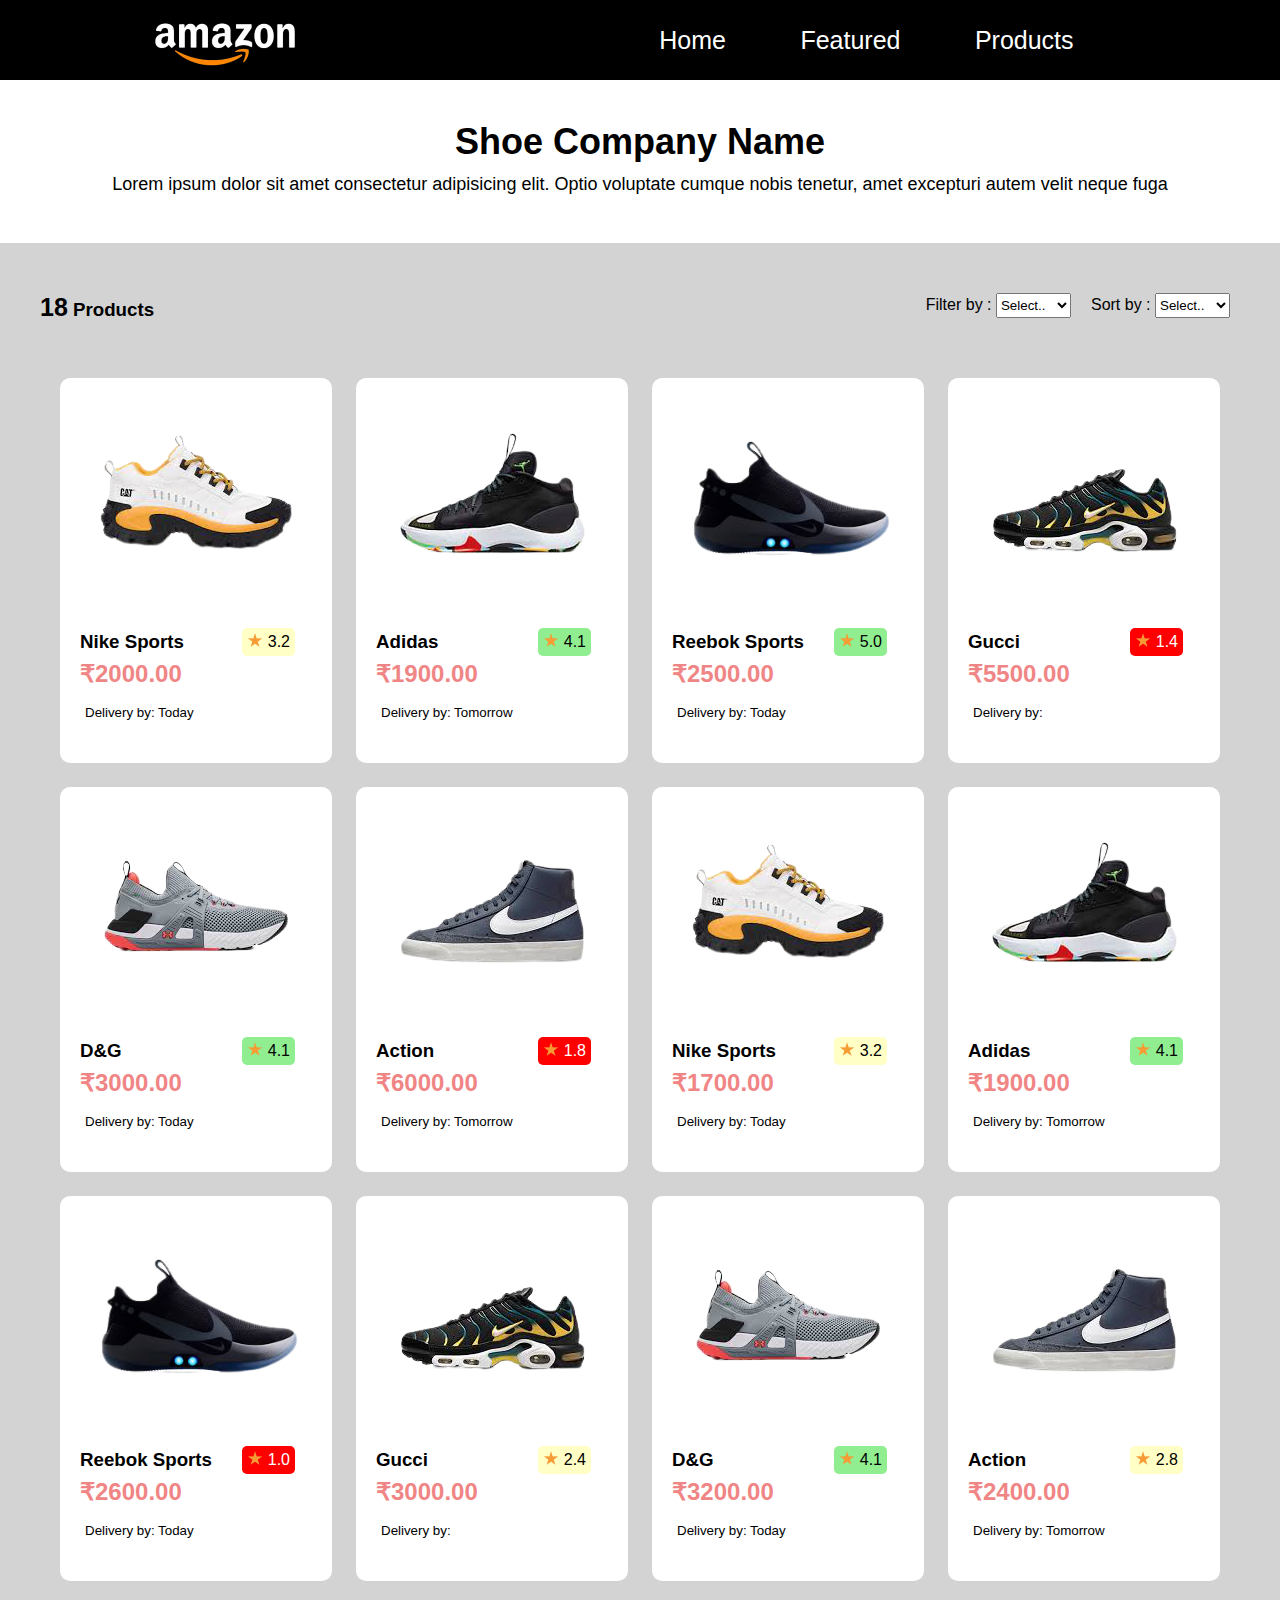
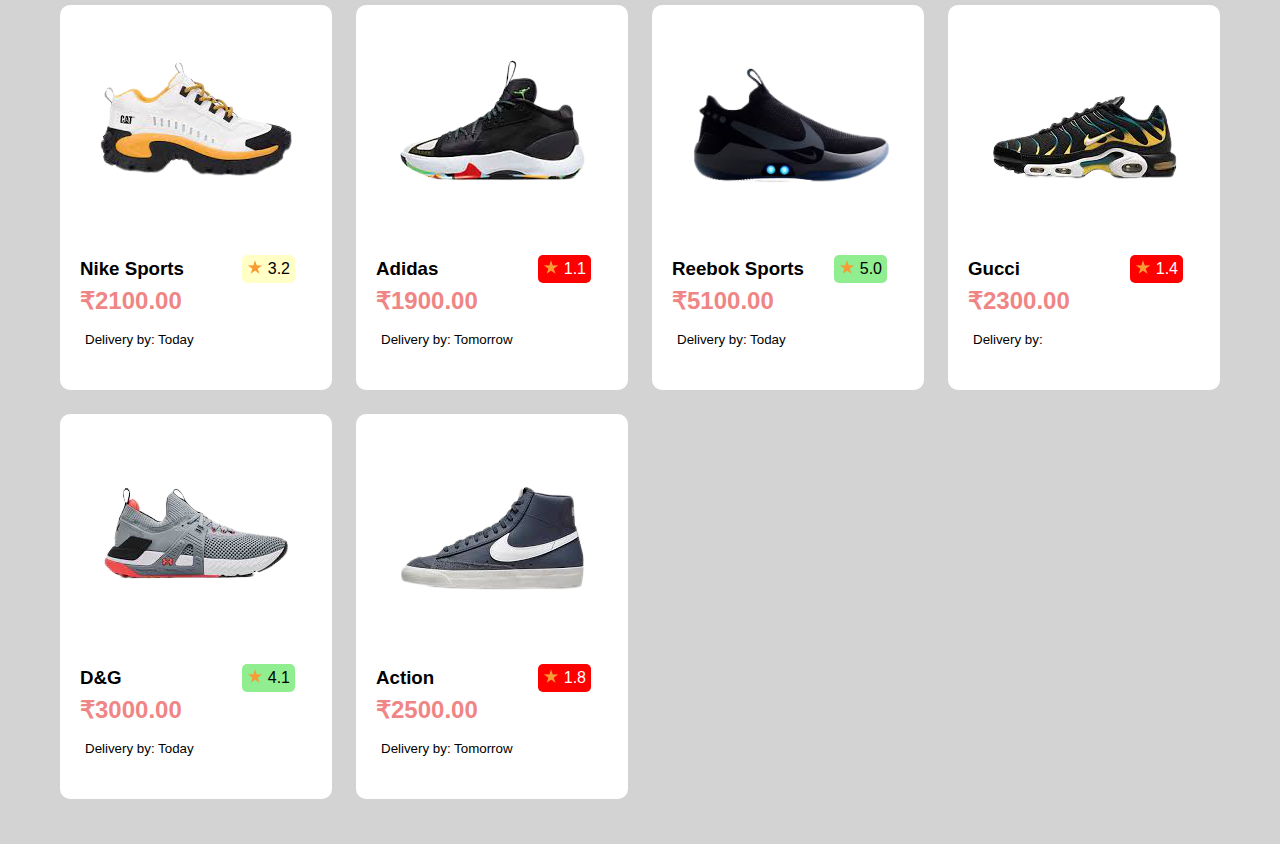
<file: index.html>
<!DOCTYPE html>
<html lang="en">

<head>
    <meta charset="UTF-8">
    <meta http-equiv="X-UA-Compatible" content="IE=edge">
    <meta name="viewport" content="width=device-width, initial-scale=1.0">
    <title>Project 3</title>
    <link rel="stylesheet" href="style.css">
    <link rel="shortcut icon" type="image/png" href="./images/fevicon.png">
</head>

<body>
    <nav id="nav_bar">
        <div class="cont">
            <img src="./images/logo.png" alt="Logo">
        </div>
        <div class="cont">
            <ul class="nav_menu">
                <li><a href="#">Home</a></li>
                <li><a href="#">Featured</a></li>
                <li><a href="#products">Products</a></li>
            </ul>
        </div>
        <div class="ham">
            <span>
                <a href="#" onclick="pop()">
                    <svg width="50" height="35">
                        <path d="M0,5 50,5" stroke="white" stroke-width="5" />
                        <path d="M0,18 50,18" stroke="white" stroke-width="5" />
                        <path d="M0,32 50,32" stroke="white" stroke-width="5" />
                    </svg>
                </a>
            </span>
        </div>

        <div id="hamburger_nav" class="ham_item">
            <button type="button" id="btn" onclick="close_nav()">&times</button>
            <ul class="side_nav">
                <li><a href="#">Home</a></li>
                <li><a href="#">Featured</a></li>
                <li><a href="#products">Products</a></li>
            </ul>
        </div>

    </nav>

    <div class="custom_info">
        <h1>Shoe Company Name</h1>
        <p>Lorem ipsum dolor sit amet consectetur adipisicing elit. Optio voluptate cumque nobis tenetur, amet excepturi
            autem velit neque fuga</p>
    </div>

    <div id="products">
        <div class="product_sorting_filter">
            <div class="num">
                <h3><span id="quantity"></span> Products</h3>
            </div>

            <div class="sorting_filter">
                <div class="filtering_item">
                    <label for="Filter">Filter by :
                    <select name="Filter" id="Filter" onchange="expand_filter()">
                        <option>Select..</option>
                        <option id="f_b_name"value="brand">Brand</option>
                        <option value="Price">Price</option>
                        <option value="Star Rating">Star Rating</option>
                        <option value="delivery">Delivery By</option>
                    </select>
                    </label>
                </div>

                <div id="filter_bb_name">
                    <button class="filter_by_b_nam3" value="Nike Sports">Nike</button>
                    <button class="filter_by_b_nam3" value="Reebok Sports">Reebok</button>
                    <button class="filter_by_b_nam3" value="Adidas">Adidas</button>
                    <button class="filter_by_b_nam3" value="Gucci">Gucci</button>
                    <button class="filter_by_b_nam3" value="D&G">D&G</button>   
                    <button class="filter_by_b_nam3" value="Action">Action</button>   
                </div>

                <div id="filter_bp">
                        <button class="filter_by_p" onclick="filter_price(5000, 10000)">Above 5000</button>
                        <button class="filter_by_p" onclick="filter_price(2500, 5000)">B/w 2500 & 5000</button>
                        <button class="filter_by_p" onclick="filter_price(0, 2500)">Below 2500</button>            
                </div> 

                <div id="filter_br">
                    <button class="filter_by_r" onclick="filter_rating(5)">5 Star</button>
                    <button class="filter_by_r" onclick="filter_rating(4)">More then 4 Star</button>
                    <button class="filter_by_r" onclick="filter_rating(3)">More then 3 Star</button>
                    <button class="filter_by_r" onclick="filter_rating(2)">Less then 2 Star</button>
                </div>

                <div id="filter_bd">
                    <button class="filter_by_d" value="Today">Today</button>
                    <button class="filter_by_d" value="Tomorrow">Tomorrow</button>
                </div>

                <div class="sorting_item">
                    <label for="Sort By">Sort by :
                    <select name="Sort" id="sort" onchange="expand_sort()">
                        <option>Select..</option>
                        <option value="brand">Brand</option>
                        <option value="price">Price</option>
                        <option value="rating">Rating</option>  
                    </select>
                    </label>
                </div>

                <div id="sub_item">
                    <button class="sub_item_order" value="increasing" >Increasing</button>
                    <button class="sub_item_order" value="decreasing" >Decreasing</button>
                </div>
            </div>

        </div>

        <div id="catalogue">
            
            <div class="box" >
                <div class="image">
                    <img src="./images/image1.png" alt="image.jpg">
                </div>
                <div class="p_info">
                    <div class="brands_stars">
                        <div class="b_name">
                            <h3 class="brand">Nike Sports</h3>
                        </div>
                        <div class="rating">
                            <span><img src="./images/Star.png" alt=""></span>
                            <span class="random_rating">3.2</span>
                        </div>
                    </div>
                    <h2 class="price">₹<span class="price_tag">2000.00</span></h2>
                    <small>Delivery by: <Span class="delivery">Today</Span></small>
                </div>
            </div>
            <div class="box">
                <div class="image">
                    <img src="./images/image2.png" alt="image.jpg">
                </div>
                <div class="p_info">
                    <div class="brands_stars">
                        <div class="b_name">
                            <h3 class="brand">Adidas</h3>
                        </div>
                        <div class="rating">
                            <span><img src="./images/Star.png" alt=""></span>
                            <span class="random_rating">4.1</span>
                        </div>
                    </div>
                    <h2 class="price">₹<span class="price_tag">1900.00</span></h2>
                    <small>Delivery by: <Span class="delivery">Tomorrow</Span></small>
                </div>
            </div>
            <div class="box">
                <div class="image  m-p-t">
                    <img src="./images/image3.png" width="230" alt="image.jpg">
                </div>
                <div class="p_info m-t">
                    <div class="brands_stars">
                        <div class="b_name">
                            <h3 class="brand">Reebok Sports</h3>
                        </div>
                        <div class="rating">
                            <span><img src="./images/Star.png" alt=""></span>
                            <span class="random_rating">5.0</span>
                        </div>
                    </div>
                    <h2 class="price">₹<span class="price_tag">2500.00</span></h2>
                    <small>Delivery by: <Span class="delivery">Today</Span></small>
                </div>
            </div>
            <div class="box">
                <div class="image">
                    <img src="./images/image4.png" alt="image.jpg">
                </div>
                <div class="p_info">
                    <div class="brands_stars">
                        <div class="b_name">
                            <h3 class="brand">Gucci</h3>
                        </div>
                        <div class="rating">
                            <span><img src="./images/Star.png" alt=""></span>
                            <span class="random_rating">1.4</span>
                        </div>
                    </div>
                    <h2 class="price">₹<span class="price_tag">5500.00</span></h2>
                    <small>Delivery by: <Span class="delivery"></Span></small>
                </div>
            </div>
            <div class="box">
                <div class="image image-m-p-b">
                    <img src="./images/image5.png" alt="image.jpg">
                </div>
                <div class="p_info m-b">
                    <div class="brands_stars">
                        <div class="b_name">
                            <h3 class="brand">D&G</h3>
                        </div>
                        <div class="rating">
                            <span><img src="./images/Star.png" alt=""></span>
                            <span class="random_rating">4.1</span>
                        </div>
                    </div>
                    <h2 class="price">₹<span class="price_tag">3000.00</span></h2>
                    <small>Delivery by: <Span class="delivery">Today</Span></small>
                </div>
            </div>
            <div class="box">
                <div class="image">
                    <img src="./images/image6.png" alt="image.jpg">
                </div>
                <div class="p_info">
                    <div class="brands_stars">
                        <div class="b_name">
                            <h3 class="brand">Action</h3>
                        </div>
                        <div class="rating">
                            <span><img src="./images/Star.png" alt=""></span>
                            <span class="random_rating">1.8</span>
                        </div>
                    </div>
                    <h2 class="price">₹<span class="price_tag">6000.00</span></h2>
                    <small>Delivery by: <Span class="delivery">Tomorrow</Span></small>
                </div>
            </div>
            <div class="box">
                <div class="image">
                    <img src="./images/image1.png" alt="image.jpg">
                </div>
                <div class="p_info">
                    <div class="brands_stars">
                        <div class="b_name">
                            <h3 class="brand">Nike Sports</h3>
                        </div>
                        <div class="rating">
                            <span><img src="./images/Star.png" alt=""></span>
                            <span class="random_rating">3.2</span>
                        </div>
                    </div>
                    <h2 class="price">₹<span class="price_tag">1700.00</span></h2>
                    <small>Delivery by: <Span class="delivery">Today</Span></small>
                </div>
            </div>
            <div class="box">
                <div class="image">
                    <img src="./images/image2.png" alt="image.jpg">
                </div>
                <div class="p_info">
                    <div class="brands_stars">
                        <div class="b_name">
                            <h3 class="brand">Adidas</h3>
                        </div>
                        <div class="rating">
                            <span><img src="./images/Star.png" alt=""></span>
                            <span class="random_rating">4.1</span>
                        </div>
                    </div>
                    <h2 class="price">₹<span class="price_tag">1900.00</span></h2>
                    <small>Delivery by: <Span class="delivery">Tomorrow</Span></small>
                </div>
            </div>
            <div class="box">
                <div class="image  m-p-t">
                    <img src="./images/image3.png" width="230" alt="image.jpg">
                </div>
                <div class="p_info m-t">
                    <div class="brands_stars">
                        <div class="b_name">
                            <h3 class="brand">Reebok Sports</h3>
                        </div>
                        <div class="rating">
                            <span><img src="./images/Star.png" alt=""></span>
                            <span class="random_rating">1.0</span>
                        </div>
                    </div>
                    <h2 class="price">₹<span class="price_tag">2600.00</span></h2>
                    <small>Delivery by: <Span class="delivery">Today</Span></small>
                </div>
            </div>
            <div class="box">
                <div class="image">
                    <img src="./images/image4.png" alt="image.jpg">
                </div>
                <div class="p_info">
                    <div class="brands_stars">
                        <div class="b_name">
                            <h3 class="brand">Gucci</h3>
                        </div>
                        <div class="rating">
                            <span><img src="./images/Star.png" alt=""></span>
                            <span class="random_rating">2.4</span>
                        </div>
                    </div>
                    <h2 class="price">₹<span class="price_tag">3000.00</span></h2>
                    <small>Delivery by: <Span class="delivery"></Span></small>
                </div>
            </div>
            <div class="box">
                <div class="image image-m-p-b">
                    <img src="./images/image5.png" alt="image.jpg">
                </div>
                <div class="p_info m-b">
                    <div class="brands_stars">
                        <div class="b_name">
                            <h3 class="brand">D&G</h3>
                        </div>
                        <div class="rating">
                            <span><img src="./images/Star.png" alt=""></span>
                            <span class="random_rating">4.1</span>
                        </div>
                    </div>
                    <h2 class="price">₹<span class="price_tag">3200.00</span></h2>
                    <small>Delivery by: <Span class="delivery">Today</Span></small>
                </div>
            </div>
            <div class="box">
                <div class="image">
                    <img src="./images/image6.png" alt="image.jpg">
                </div>
                <div class="p_info">
                    <div class="brands_stars">
                        <div class="b_name">
                            <h3 class="brand">Action</h3>
                        </div>
                        <div class="rating">
                            <span><img src="./images/Star.png" alt=""></span>
                            <span class="random_rating">2.8</span>
                        </div>
                    </div>
                    <h2 class="price">₹<span class="price_tag">2400.00</span></h2>
                    <small>Delivery by: <Span class="delivery">Tomorrow</Span></small>
                </div>
            </div><div class="box">
                <div class="image">
                    <img src="./images/image1.png" alt="image.jpg">
                </div>
                <div class="p_info">
                    <div class="brands_stars">
                        <div class="b_name">
                            <h3 class="brand">Nike Sports</h3>
                        </div>
                        <div class="rating">
                            <span><img src="./images/Star.png" alt=""></span>
                            <span class="random_rating">3.2</span>
                        </div>
                    </div>
                    <h2 class="price">₹<span class="price_tag">2100.00</span></h2>
                    <small>Delivery by: <Span class="delivery">Today</Span></small>
                </div>
            </div>
            <div class="box">
                <div class="image">
                    <img src="./images/image2.png" alt="image.jpg">
                </div>
                <div class="p_info">
                    <div class="brands_stars">
                        <div class="b_name">
                            <h3 class="brand">Adidas</h3>
                        </div>
                        <div class="rating">
                            <span><img src="./images/Star.png" alt=""></span>
                            <span class="random_rating">1.1</span>
                        </div>
                    </div>
                    <h2 class="price">₹<span class="price_tag">1900.00</span></h2>
                    <small>Delivery by: <Span class="delivery">Tomorrow</Span></small>
                </div>
            </div>
            <div class="box">
                <div class="image  m-p-t">
                    <img src="./images/image3.png" width="230" alt="image.jpg">
                </div>
                <div class="p_info m-t">
                    <div class="brands_stars">
                        <div class="b_name">
                            <h3 class="brand">Reebok Sports</h3>
                        </div>
                        <div class="rating">
                            <span><img src="./images/Star.png" alt=""></span>
                            <span class="random_rating">5.0</span>
                        </div>
                    </div>
                    <h2 class="price">₹<span class="price_tag">5100.00</span></h2>
                    <small>Delivery by: <Span class="delivery">Today</Span></small>
                </div>
            </div>
            <div class="box">
                <div class="image">
                    <img src="./images/image4.png" alt="image.jpg">
                </div>
                <div class="p_info">
                    <div class="brands_stars">
                        <div class="b_name">
                            <h3 class="brand">Gucci</h3>
                        </div>
                        <div class="rating">
                            <span><img src="./images/Star.png" alt=""></span>
                            <span class="random_rating">1.4</span>
                        </div>
                    </div>
                    <h2 class="price">₹<span class="price_tag">2300.00</span></h2>
                    <small>Delivery by: <Span class="delivery"></Span></small>
                </div>
            </div>
            <div class="box">
                <div class="image image-m-p-b">
                    <img src="./images/image5.png" alt="image.jpg">
                </div>
                <div class="p_info m-b">
                    <div class="brands_stars">
                        <div class="b_name">
                            <h3 class="brand">D&G</h3>
                        </div>
                        <div class="rating">
                            <span><img src="./images/Star.png" alt=""></span>
                            <span class="random_rating">4.1</span>
                        </div>
                    </div>
                    <h2 class="price">₹<span class="price_tag">3000.00</span></h2>
                    <small>Delivery by: <Span class="delivery">Today</Span></small>
                </div>
            </div>
            <div class="box">
                <div class="image">
                    <img src="./images/image6.png" alt="image.jpg">
                </div>
                <div class="p_info">
                    <div class="brands_stars">
                        <div class="b_name">
                            <h3 class="brand">Action</h3>
                        </div>
                        <div class="rating">
                            <span><img src="./images/Star.png" alt=""></span>
                            <span class="random_rating">1.8</span>
                        </div>
                    </div>
                    <h2 class="price">₹<span class="price_tag">2500.00</span></h2>
                    <small>Delivery by: <Span class="delivery">Tomorrow</Span></small>
                </div>
            </div>
        </div>
    </div>
    <div class="space"></div>
</body>
    <script src="script.js"></script>
</html>
</file>
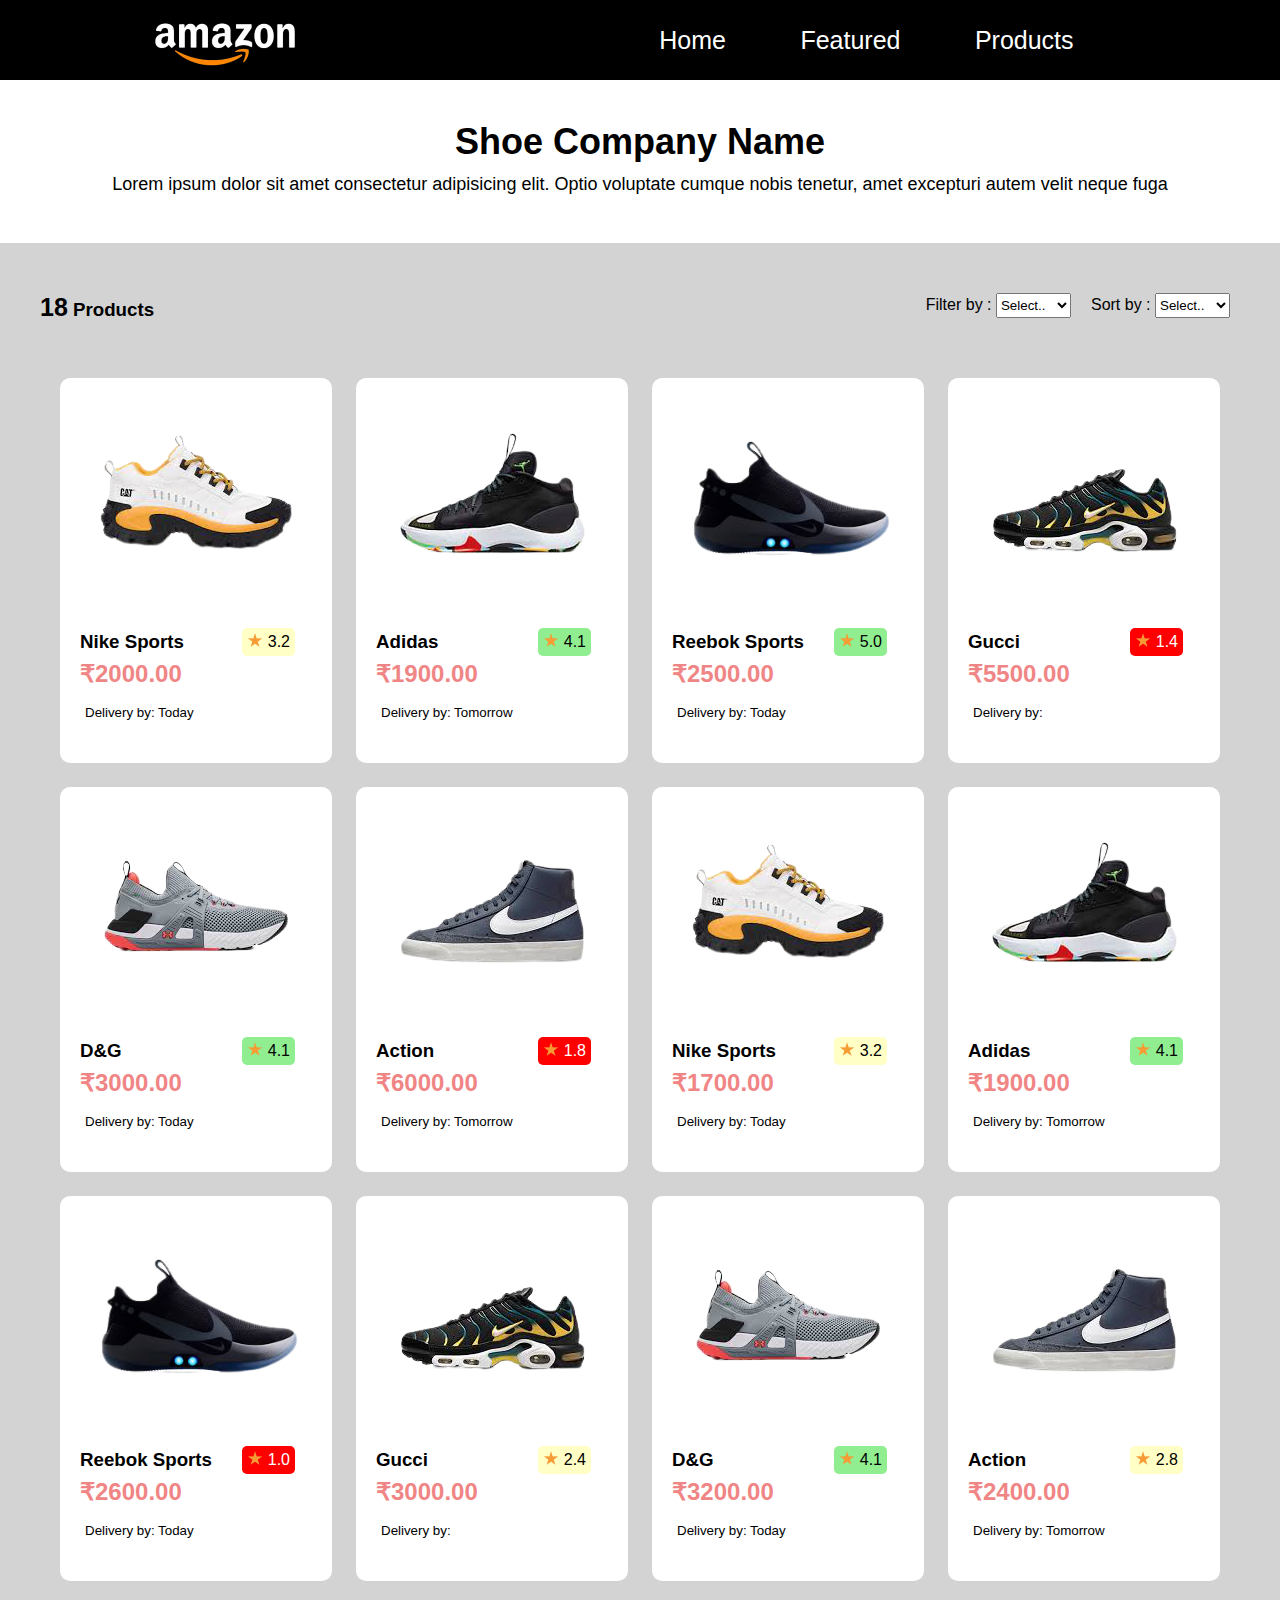
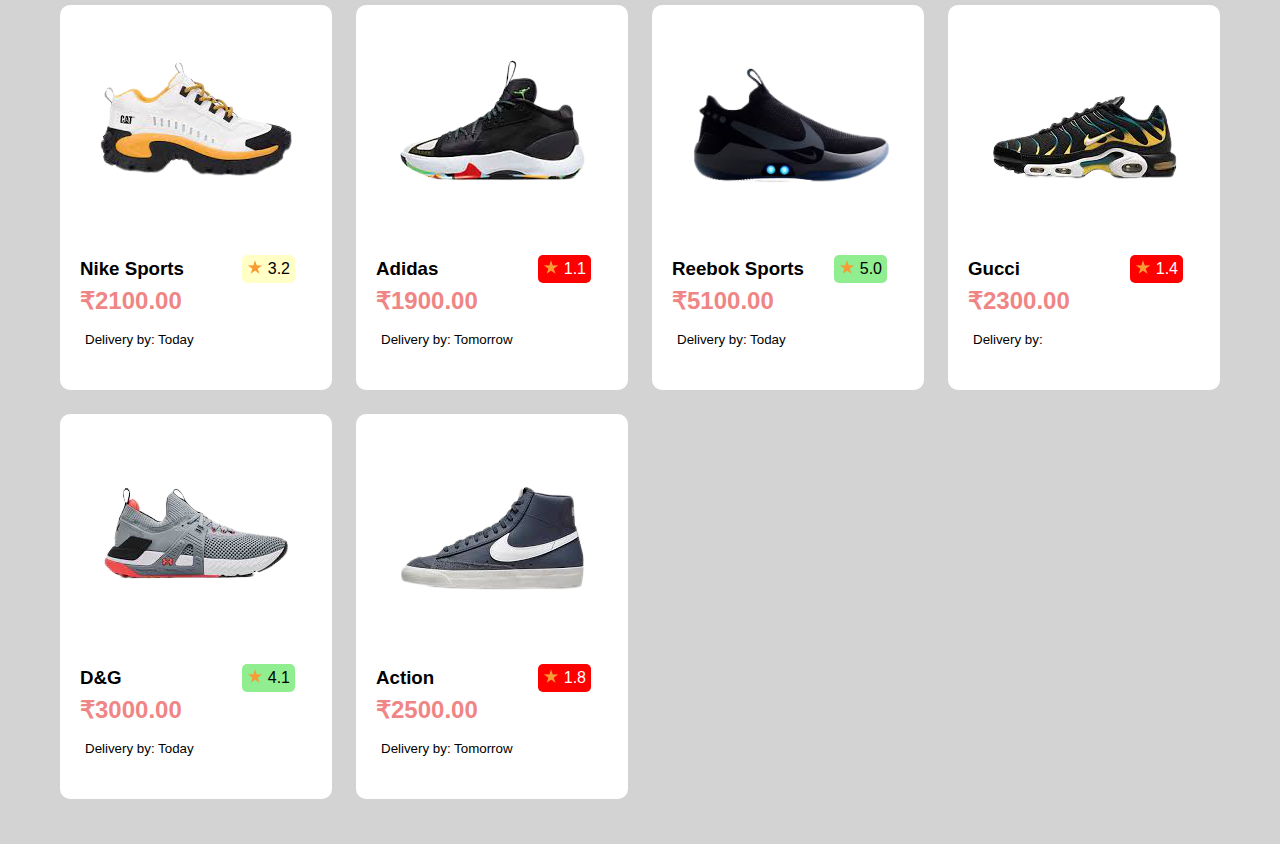
<file: project3.html>
<!DOCTYPE html>
<html lang="en">

<head>
    <meta charset="UTF-8">
    <meta http-equiv="X-UA-Compatible" content="IE=edge">
    <meta name="viewport" content="width=device-width, initial-scale=1.0">
    <title>Project 3</title>
    <link rel="stylesheet" href="style.css">
    <link rel="shortcut icon" type="image/png" href="./images/fevicon.png">
</head>

<body>
    <nav id="nav_bar">
        <div class="cont">
            <img src="./images/logo.png" alt="Logo">
        </div>
        <div class="cont">
            <ul class="nav_menu">
                <li><a href="#">Home</a></li>
                <li><a href="#">Featured</a></li>
                <li><a href="#products">Products</a></li>
            </ul>
        </div>
        <div class="ham">
            <span>
                <a href="#" onclick="pop()">
                    <svg width="50" height="35">
                        <path d="M0,5 50,5" stroke="white" stroke-width="5" />
                        <path d="M0,18 50,18" stroke="white" stroke-width="5" />
                        <path d="M0,32 50,32" stroke="white" stroke-width="5" />
                    </svg>
                </a>
            </span>
        </div>

        <div id="hamburger_nav" class="ham_item">
            <button type="button" id="btn" onclick="close_nav()">&times</button>
            <ul class="side_nav">
                <li><a href="#">Home</a></li>
                <li><a href="#">Featured</a></li>
                <li><a href="#products">Products</a></li>
            </ul>
        </div>

    </nav>

    <div class="custom_info">
        <h1>Shoe Company Name</h1>
        <p>Lorem ipsum dolor sit amet consectetur adipisicing elit. Optio voluptate cumque nobis tenetur, amet excepturi
            autem velit neque fuga</p>
    </div>

    <div id="products">
        <div class="product_sorting_filter">
            <div class="num">
                <h3><span id="quantity"></span> Products</h3>
            </div>

            <div class="sorting_filter">
                <div class="filtering_item">
                    <label for="Filter">Filter by :
                    <select name="Filter" id="Filter" onchange="expand_filter()">
                        <option>Select..</option>
                        <option id="f_b_name"value="brand">Brand</option>
                        <option value="Price">Price</option>
                        <option value="Star Rating">Star Rating</option>
                        <option value="delivery">Delivery By</option>
                    </select>
                    </label>
                </div>

                <div id="filter_bb_name">
                    <button class="filter_by_b_nam3" value="Nike Sports">Nike</button>
                    <button class="filter_by_b_nam3" value="Reebok Sports">Reebok</button>
                    <button class="filter_by_b_nam3" value="Adidas">Adidas</button>
                    <button class="filter_by_b_nam3" value="Gucci">Gucci</button>
                    <button class="filter_by_b_nam3" value="D&G">D&G</button>   
                    <button class="filter_by_b_nam3" value="Action">Action</button>   
                </div>

                <div id="filter_bp">
                        <button class="filter_by_p" onclick="filter_price(5000, 10000)">Above 5000</button>
                        <button class="filter_by_p" onclick="filter_price(2500, 5000)">B/w 2500 & 5000</button>
                        <button class="filter_by_p" onclick="filter_price(0, 2500)">Below 2500</button>            
                </div> 

                <div id="filter_br">
                    <button class="filter_by_r" onclick="filter_rating(5)">5 Star</button>
                    <button class="filter_by_r" onclick="filter_rating(4)">More then 4 Star</button>
                    <button class="filter_by_r" onclick="filter_rating(3)">More then 3 Star</button>
                    <button class="filter_by_r" onclick="filter_rating(2)">Less then 2 Star</button>
                </div>

                <div id="filter_bd">
                    <button class="filter_by_d" value="Today">Today</button>
                    <button class="filter_by_d" value="Tomorrow">Tomorrow</button>
                </div>

                <div class="sorting_item">
                    <label for="Sort By">Sort by :
                    <select name="Sort" id="sort" onchange="expand_sort()">
                        <option>Select..</option>
                        <option value="brand">Brand</option>
                        <option value="price">Price</option>
                        <option value="rating">Rating</option>  
                    </select>
                    </label>
                </div>

                <div id="sub_item">
                    <button class="sub_item_order" value="increasing" >Increasing</button>
                    <button class="sub_item_order" value="decreasing" >Decreasing</button>
                </div>
            </div>

        </div>

        <div id="catalogue">
            
            <div class="box" >
                <div class="image">
                    <img src="./images/image1.png" alt="image.jpg">
                </div>
                <div class="p_info">
                    <div class="brands_stars">
                        <div class="b_name">
                            <h3 class="brand">Nike Sports</h3>
                        </div>
                        <div class="rating">
                            <span><img src="./images/Star.png" alt=""></span>
                            <span class="random_rating">3.2</span>
                        </div>
                    </div>
                    <h2 class="price">₹<span class="price_tag">2000.00</span></h2>
                    <small>Delivery by: <Span class="delivery">Today</Span></small>
                </div>
            </div>
            <div class="box">
                <div class="image">
                    <img src="./images/image2.png" alt="image.jpg">
                </div>
                <div class="p_info">
                    <div class="brands_stars">
                        <div class="b_name">
                            <h3 class="brand">Adidas</h3>
                        </div>
                        <div class="rating">
                            <span><img src="./images/Star.png" alt=""></span>
                            <span class="random_rating">4.1</span>
                        </div>
                    </div>
                    <h2 class="price">₹<span class="price_tag">1900.00</span></h2>
                    <small>Delivery by: <Span class="delivery">Tomorrow</Span></small>
                </div>
            </div>
            <div class="box">
                <div class="image  m-p-t">
                    <img src="./images/image3.png" width="230" alt="image.jpg">
                </div>
                <div class="p_info m-t">
                    <div class="brands_stars">
                        <div class="b_name">
                            <h3 class="brand">Reebok Sports</h3>
                        </div>
                        <div class="rating">
                            <span><img src="./images/Star.png" alt=""></span>
                            <span class="random_rating">5.0</span>
                        </div>
                    </div>
                    <h2 class="price">₹<span class="price_tag">2500.00</span></h2>
                    <small>Delivery by: <Span class="delivery">Today</Span></small>
                </div>
            </div>
            <div class="box">
                <div class="image">
                    <img src="./images/image4.png" alt="image.jpg">
                </div>
                <div class="p_info">
                    <div class="brands_stars">
                        <div class="b_name">
                            <h3 class="brand">Gucci</h3>
                        </div>
                        <div class="rating">
                            <span><img src="./images/Star.png" alt=""></span>
                            <span class="random_rating">1.4</span>
                        </div>
                    </div>
                    <h2 class="price">₹<span class="price_tag">5500.00</span></h2>
                    <small>Delivery by: <Span class="delivery"></Span></small>
                </div>
            </div>
            <div class="box">
                <div class="image image-m-p-b">
                    <img src="./images/image5.png" alt="image.jpg">
                </div>
                <div class="p_info m-b">
                    <div class="brands_stars">
                        <div class="b_name">
                            <h3 class="brand">D&G</h3>
                        </div>
                        <div class="rating">
                            <span><img src="./images/Star.png" alt=""></span>
                            <span class="random_rating">4.1</span>
                        </div>
                    </div>
                    <h2 class="price">₹<span class="price_tag">3000.00</span></h2>
                    <small>Delivery by: <Span class="delivery">Today</Span></small>
                </div>
            </div>
            <div class="box">
                <div class="image">
                    <img src="./images/image6.png" alt="image.jpg">
                </div>
                <div class="p_info">
                    <div class="brands_stars">
                        <div class="b_name">
                            <h3 class="brand">Action</h3>
                        </div>
                        <div class="rating">
                            <span><img src="./images/Star.png" alt=""></span>
                            <span class="random_rating">1.8</span>
                        </div>
                    </div>
                    <h2 class="price">₹<span class="price_tag">6000.00</span></h2>
                    <small>Delivery by: <Span class="delivery">Tomorrow</Span></small>
                </div>
            </div>
            <div class="box">
                <div class="image">
                    <img src="./images/image1.png" alt="image.jpg">
                </div>
                <div class="p_info">
                    <div class="brands_stars">
                        <div class="b_name">
                            <h3 class="brand">Nike Sports</h3>
                        </div>
                        <div class="rating">
                            <span><img src="./images/Star.png" alt=""></span>
                            <span class="random_rating">3.2</span>
                        </div>
                    </div>
                    <h2 class="price">₹<span class="price_tag">1700.00</span></h2>
                    <small>Delivery by: <Span class="delivery">Today</Span></small>
                </div>
            </div>
            <div class="box">
                <div class="image">
                    <img src="./images/image2.png" alt="image.jpg">
                </div>
                <div class="p_info">
                    <div class="brands_stars">
                        <div class="b_name">
                            <h3 class="brand">Adidas</h3>
                        </div>
                        <div class="rating">
                            <span><img src="./images/Star.png" alt=""></span>
                            <span class="random_rating">4.1</span>
                        </div>
                    </div>
                    <h2 class="price">₹<span class="price_tag">1900.00</span></h2>
                    <small>Delivery by: <Span class="delivery">Tomorrow</Span></small>
                </div>
            </div>
            <div class="box">
                <div class="image  m-p-t">
                    <img src="./images/image3.png" width="230" alt="image.jpg">
                </div>
                <div class="p_info m-t">
                    <div class="brands_stars">
                        <div class="b_name">
                            <h3 class="brand">Reebok Sports</h3>
                        </div>
                        <div class="rating">
                            <span><img src="./images/Star.png" alt=""></span>
                            <span class="random_rating">1.0</span>
                        </div>
                    </div>
                    <h2 class="price">₹<span class="price_tag">2600.00</span></h2>
                    <small>Delivery by: <Span class="delivery">Today</Span></small>
                </div>
            </div>
            <div class="box">
                <div class="image">
                    <img src="./images/image4.png" alt="image.jpg">
                </div>
                <div class="p_info">
                    <div class="brands_stars">
                        <div class="b_name">
                            <h3 class="brand">Gucci</h3>
                        </div>
                        <div class="rating">
                            <span><img src="./images/Star.png" alt=""></span>
                            <span class="random_rating">2.4</span>
                        </div>
                    </div>
                    <h2 class="price">₹<span class="price_tag">3000.00</span></h2>
                    <small>Delivery by: <Span class="delivery"></Span></small>
                </div>
            </div>
            <div class="box">
                <div class="image image-m-p-b">
                    <img src="./images/image5.png" alt="image.jpg">
                </div>
                <div class="p_info m-b">
                    <div class="brands_stars">
                        <div class="b_name">
                            <h3 class="brand">D&G</h3>
                        </div>
                        <div class="rating">
                            <span><img src="./images/Star.png" alt=""></span>
                            <span class="random_rating">4.1</span>
                        </div>
                    </div>
                    <h2 class="price">₹<span class="price_tag">3200.00</span></h2>
                    <small>Delivery by: <Span class="delivery">Today</Span></small>
                </div>
            </div>
            <div class="box">
                <div class="image">
                    <img src="./images/image6.png" alt="image.jpg">
                </div>
                <div class="p_info">
                    <div class="brands_stars">
                        <div class="b_name">
                            <h3 class="brand">Action</h3>
                        </div>
                        <div class="rating">
                            <span><img src="./images/Star.png" alt=""></span>
                            <span class="random_rating">2.8</span>
                        </div>
                    </div>
                    <h2 class="price">₹<span class="price_tag">2400.00</span></h2>
                    <small>Delivery by: <Span class="delivery">Tomorrow</Span></small>
                </div>
            </div><div class="box">
                <div class="image">
                    <img src="./images/image1.png" alt="image.jpg">
                </div>
                <div class="p_info">
                    <div class="brands_stars">
                        <div class="b_name">
                            <h3 class="brand">Nike Sports</h3>
                        </div>
                        <div class="rating">
                            <span><img src="./images/Star.png" alt=""></span>
                            <span class="random_rating">3.2</span>
                        </div>
                    </div>
                    <h2 class="price">₹<span class="price_tag">2100.00</span></h2>
                    <small>Delivery by: <Span class="delivery">Today</Span></small>
                </div>
            </div>
            <div class="box">
                <div class="image">
                    <img src="./images/image2.png" alt="image.jpg">
                </div>
                <div class="p_info">
                    <div class="brands_stars">
                        <div class="b_name">
                            <h3 class="brand">Adidas</h3>
                        </div>
                        <div class="rating">
                            <span><img src="./images/Star.png" alt=""></span>
                            <span class="random_rating">1.1</span>
                        </div>
                    </div>
                    <h2 class="price">₹<span class="price_tag">1900.00</span></h2>
                    <small>Delivery by: <Span class="delivery">Tomorrow</Span></small>
                </div>
            </div>
            <div class="box">
                <div class="image  m-p-t">
                    <img src="./images/image3.png" width="230" alt="image.jpg">
                </div>
                <div class="p_info m-t">
                    <div class="brands_stars">
                        <div class="b_name">
                            <h3 class="brand">Reebok Sports</h3>
                        </div>
                        <div class="rating">
                            <span><img src="./images/Star.png" alt=""></span>
                            <span class="random_rating">5.0</span>
                        </div>
                    </div>
                    <h2 class="price">₹<span class="price_tag">5100.00</span></h2>
                    <small>Delivery by: <Span class="delivery">Today</Span></small>
                </div>
            </div>
            <div class="box">
                <div class="image">
                    <img src="./images/image4.png" alt="image.jpg">
                </div>
                <div class="p_info">
                    <div class="brands_stars">
                        <div class="b_name">
                            <h3 class="brand">Gucci</h3>
                        </div>
                        <div class="rating">
                            <span><img src="./images/Star.png" alt=""></span>
                            <span class="random_rating">1.4</span>
                        </div>
                    </div>
                    <h2 class="price">₹<span class="price_tag">2300.00</span></h2>
                    <small>Delivery by: <Span class="delivery"></Span></small>
                </div>
            </div>
            <div class="box">
                <div class="image image-m-p-b">
                    <img src="./images/image5.png" alt="image.jpg">
                </div>
                <div class="p_info m-b">
                    <div class="brands_stars">
                        <div class="b_name">
                            <h3 class="brand">D&G</h3>
                        </div>
                        <div class="rating">
                            <span><img src="./images/Star.png" alt=""></span>
                            <span class="random_rating">4.1</span>
                        </div>
                    </div>
                    <h2 class="price">₹<span class="price_tag">3000.00</span></h2>
                    <small>Delivery by: <Span class="delivery">Today</Span></small>
                </div>
            </div>
            <div class="box">
                <div class="image">
                    <img src="./images/image6.png" alt="image.jpg">
                </div>
                <div class="p_info">
                    <div class="brands_stars">
                        <div class="b_name">
                            <h3 class="brand">Action</h3>
                        </div>
                        <div class="rating">
                            <span><img src="./images/Star.png" alt=""></span>
                            <span class="random_rating">1.8</span>
                        </div>
                    </div>
                    <h2 class="price">₹<span class="price_tag">2500.00</span></h2>
                    <small>Delivery by: <Span class="delivery">Tomorrow</Span></small>
                </div>
            </div>
        </div>
    </div>
    <div class="space"></div>
</body>
    <script src="script.js"></script>
</html>
</file>
<file: style.css>
* {
  margin: 0;
  padding: 0;
}

body {
  background-color: lightgrey;
  font-family: Arial, Helvetica, sans-serif;
  overflow: auto;
}

#nav_bar {
  background-color: black;
  height: 80px;
  display: flex;
  justify-content: space-around;
  align-items: center;
  width: 100%;
}

#nav_bar img {
  width: 150px;
}

#nav_bar ul {
  padding: 15px 20px;
}

#nav_bar li {
  display: inline;
  margin: 0px 10px;
  padding: 12px 5px;
}

.cont a {
  text-decoration: none;
  color: white;
  font-size: 25px;
  padding: 15px 20px;
}

.cont a:hover {
  border-bottom: 2px solid white;
}

#hamburger_nav {
  height: 0;
  width: 100%;
  position: absolute;
  z-index: 1;
  top: 74px;
  left: 0;
  background-color: black;
  opacity: 0.8;
  overflow-y: hidden;
  padding-top: 0px;
  transition: 0.5s;
  line-height: 1em;
}

#hamburger_nav a {
  color: white;
  display: block;
  position: relative;
  top: 15px;
  padding: 10px 10px 10px 30px;
  text-decoration: none;
  font-size: 20px;
  transition: 0.3s;
  text-transform: uppercase;
}

#hamburger_nav a:hover {
  border-bottom: 2px solid white;
}

#btn {
  position: absolute;
  background-color: rgb(252, 224, 252);
  top: 0;
  right: 5px;
  cursor: pointer;
  font-size: 25px;
  margin: 4px 5px;
  padding: 0px 17px;
  border-radius: 10px;
}

.ham {
  display: none;
}
.space {
  height: 45px;
}

.custom_info {
  height: 163px;
  width: 100%;
  background-color: white;
  font-size: 2vh;
  top: 81px;
  display: flex;
  flex-direction: column;
  justify-content: center;
  align-items: center;
  text-align: center;
}

.custom_info p {
  margin-top: 3px;
  padding: 5px 5px;
  line-height: 1.5em;
}

#quantity {
  font-size: 25px;
}

#products {
  margin: 35px 20px 0 20px;
  padding: 15px 20px 0 20px;
}

.product_sorting_filter {
  display: flex;
  justify-content: space-between;
}

.sorting_filter {
  display: flex;
  justify-content: right;
}

.filtering_item {
  padding: 0 5px;
  margin: 0 5px;
}

.sorting_item {
  padding: 0 5px;
  margin: 0 5px;
}

.sorting_filter select {
  width: 75px;
  height: 25px;
  cursor: pointer;
}

#filter_bb_name {
  flex-direction: column;
  position: absolute;
  top: 318px;
  right: 192px;
  z-index: 1;
  height: 152px;
  width: 107px;
  background-color: black;
  opacity: 0.6;
  border-radius: 10px;
  display: none;
  cursor: pointer;
}

.filter_by_b_nam3 {
  background-color: black;
  color: white;
  font-size: 18px;
  border-radius: 5px;
}

#filter_bp {
  flex-direction: column;
  position: absolute;
  top: 318px;
  right: 172px;
  z-index: 1;
  height: 90px;
  width: 150px;
  background-color: black;
  opacity: 0.6;
  border-radius: 10px;
  display: none;
  cursor: pointer;
}

.filter_by_p {
  text-decoration: none;
  background-color: black;
  color: white;
  font-size: 18px;
  margin: 1px;
  padding: 1px;
  border-radius: 5px;
}

#filter_br {
  width: 147px;
  height: 135px;
  background-color: black;
  opacity: 0.6;
  z-index: 1;
  flex-direction: column;
  position: absolute;
  top: 318px;
  right: 176px;
  cursor: pointer;
  border-radius: 5px;
  display: none;
}

.filter_by_r {
  background-color: black;
  color: white;
  font-size: 18px;
  border-radius: 10px;
  margin: 2px;
  padding: 2px;
}

#sub_item {
  width: 115px;
  height: 69px;
  background-color: black;
  flex-direction: column;
  position: absolute;
  top: 317px;
  right: 29px;
  border-radius: 10px;
  opacity: 0.6;
  cursor: pointer;
  display: none;
}

.sub_item_order {
  background-color: black;
  color: white;
  margin: 2px;
  padding: 2px;
  border-radius: 5px;
  font-size: 18px;
}

#filter_bd {
  height: 68px;
  width: 99px;
  flex-direction: column;
  background-color: black;
  opacity: 0.6;
  cursor: pointer;
  border-radius: 10px;
  position: absolute;
  top: 318px;
  right: 197px;
  z-index: 1;
  display: none;
}

.filter_by_d {
  background-color: black;
  color: white;
  margin: 2px;
  padding: 2px;
  font-size: 18px;
  border-radius: 5px;
}

#catalogue {
  display: grid;
  grid-template-columns: repeat(auto-fit, minmax(250px, 2fr));
  grid-template-rows: repeat(3, 385px);
  grid-column-gap: 1.5rem;
  grid-row-gap: 1.5rem;
  margin: 36px 10px 0 10px;
  padding: 20px 10px 0 10px;
}

.box {
  background-color: white;
  border-radius: 10px;
  display: flex;
  flex-direction: column;
  justify-content: center;
  align-items: center;
  cursor: pointer;
}

.box img {
  margin-top: -60px;
}

.brands_stars {
  display: flex;
  justify-content: space-between;
  align-items: center;
  margin: 2px 5px;
  padding: 2px 5px;
}

.rating {
  margin-right: 15px;
  padding: 5px;
  background-color: rgb(255, 255, 198);
  border-radius: 5px;
}

.p_info {
  padding: 5px 20px;
  position: relative;
  left: -1px;
  top: 10px;
  width: 250px;
}

.m-t {
  margin-top: 21px;
}

.m-b {
  margin-bottom: -38px;
}

.p_info small {
  position: relative;
  top: 15px;
  left: 15px;
}

.image-m-p-b {
  margin-top: 10px;
  margin-bottom: 22px;
  padding-bottom: 20px;
}

.price {
  margin-left: 10px;
  color: rgb(240, 133, 133);
}

.m-p-t {
  margin-top: 20px;
  padding-top: 30px;
}

@media (max-width: 1440px) {
  #catalogue {
    grid-template-rows: repeat(5, 385px);
  }
}

@media (max-width: 820px) {
  #catalogue {
    grid-template-rows: repeat(9, 385px);
  }
}

@media (max-width: 680px) {
  #nav_bar ul {
    padding: 2vw 1vw;
  }

  #nav_bar li {
    display: inline;
    margin: 0px 1vw;
    padding: 1vw 1vw;
  }

  .cont a {
    text-decoration: none;
    color: white;
    font-size: 20px;
    padding: 10px 15px;
  }
}

@media (max-width: 570px) {
  .nav_menu {
    display: none;
  }

  #nav_bar img {
    margin-left: 50%;
  }

  .ham {
    display: block;
    margin-top: 5px;
    margin-right: -30px;
  }

  .sorting_filter {
    flex-direction: column;
  }

  .filtering_item {
    margin: 2px 0;
    padding: 2px 4px;
  }

  #catalogue {
    grid-template-rows: repeat(18, 385px);
  }

  #filter_bb_name {
    top: 321px;
    right: 35px;
  }

  #filter_bp {
    top: 321px;
    right: 14px;
  }

  #filter_br {
    right: 20px;
    top: 320px;
  }

  #sub_item {
    top: 351px;
  }

  #filter_bd {
    right: 37px;
    top: 322px;
  }
}
</file>
